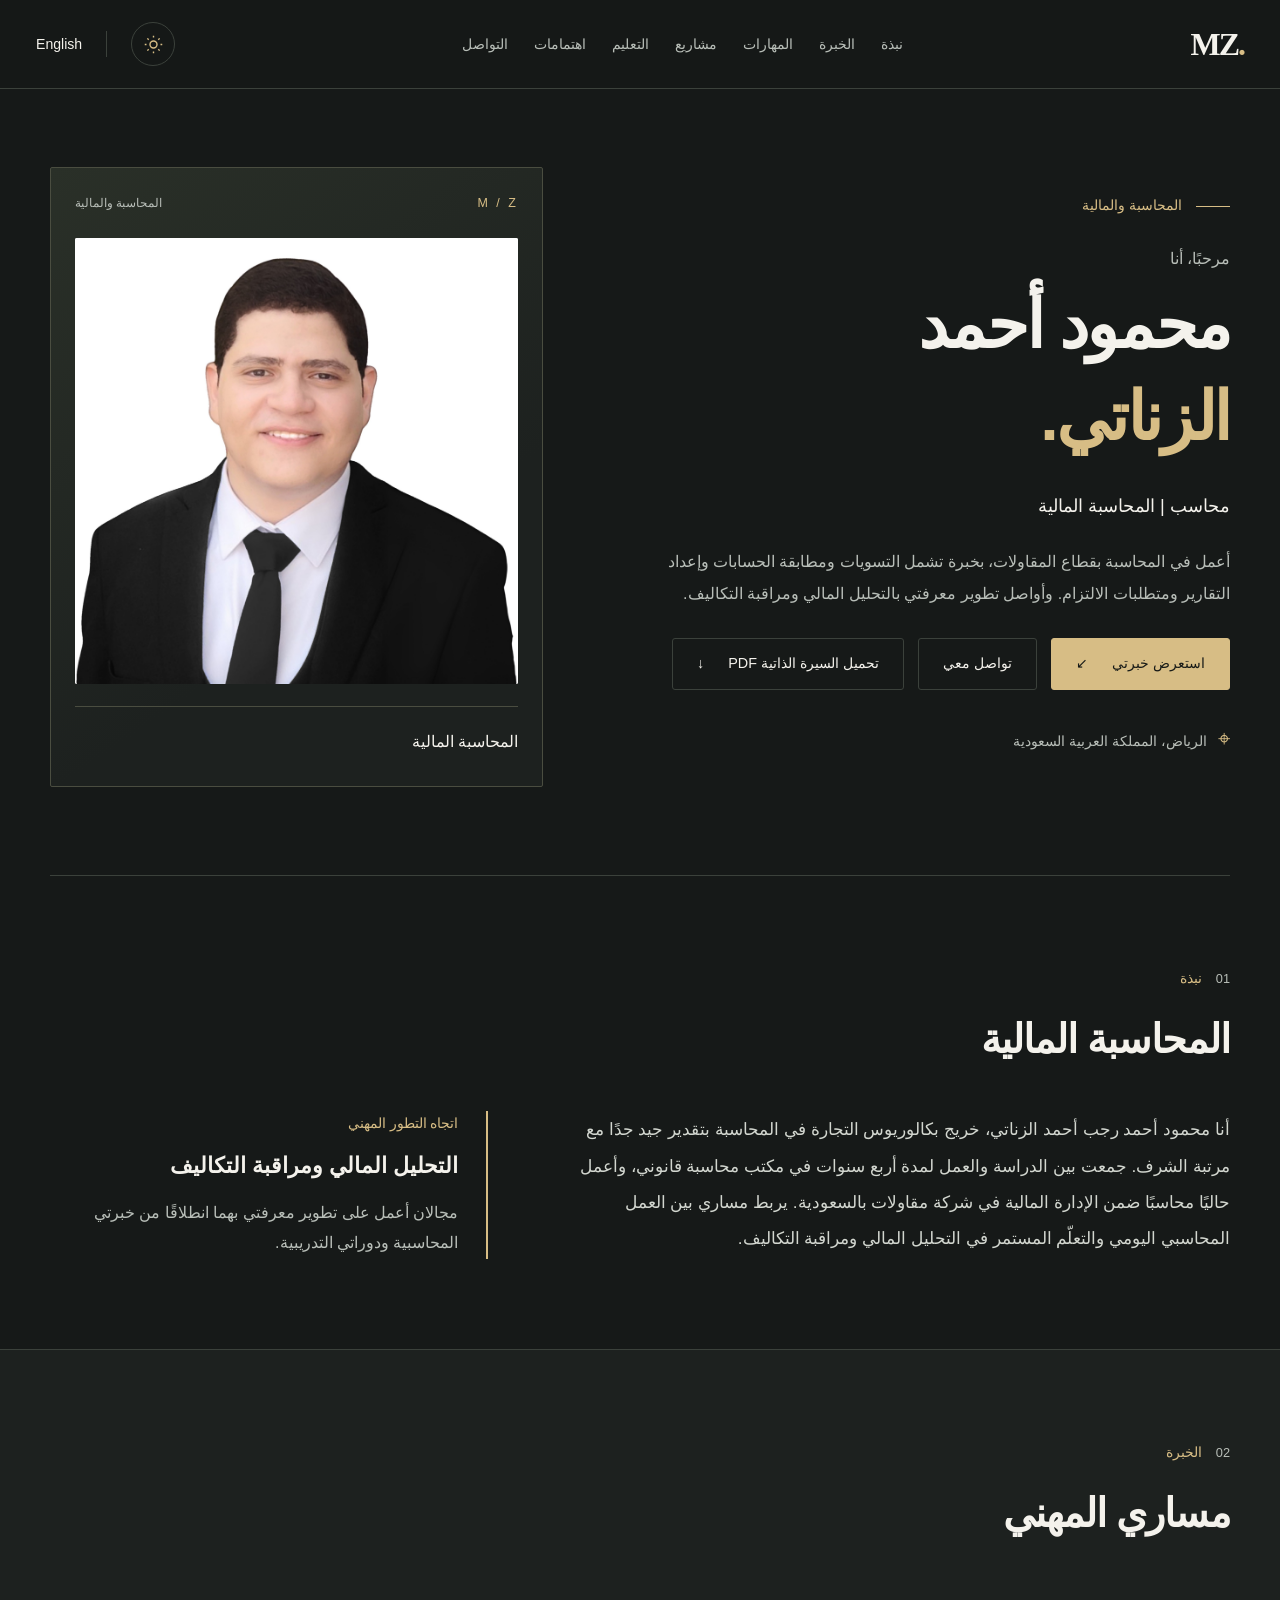
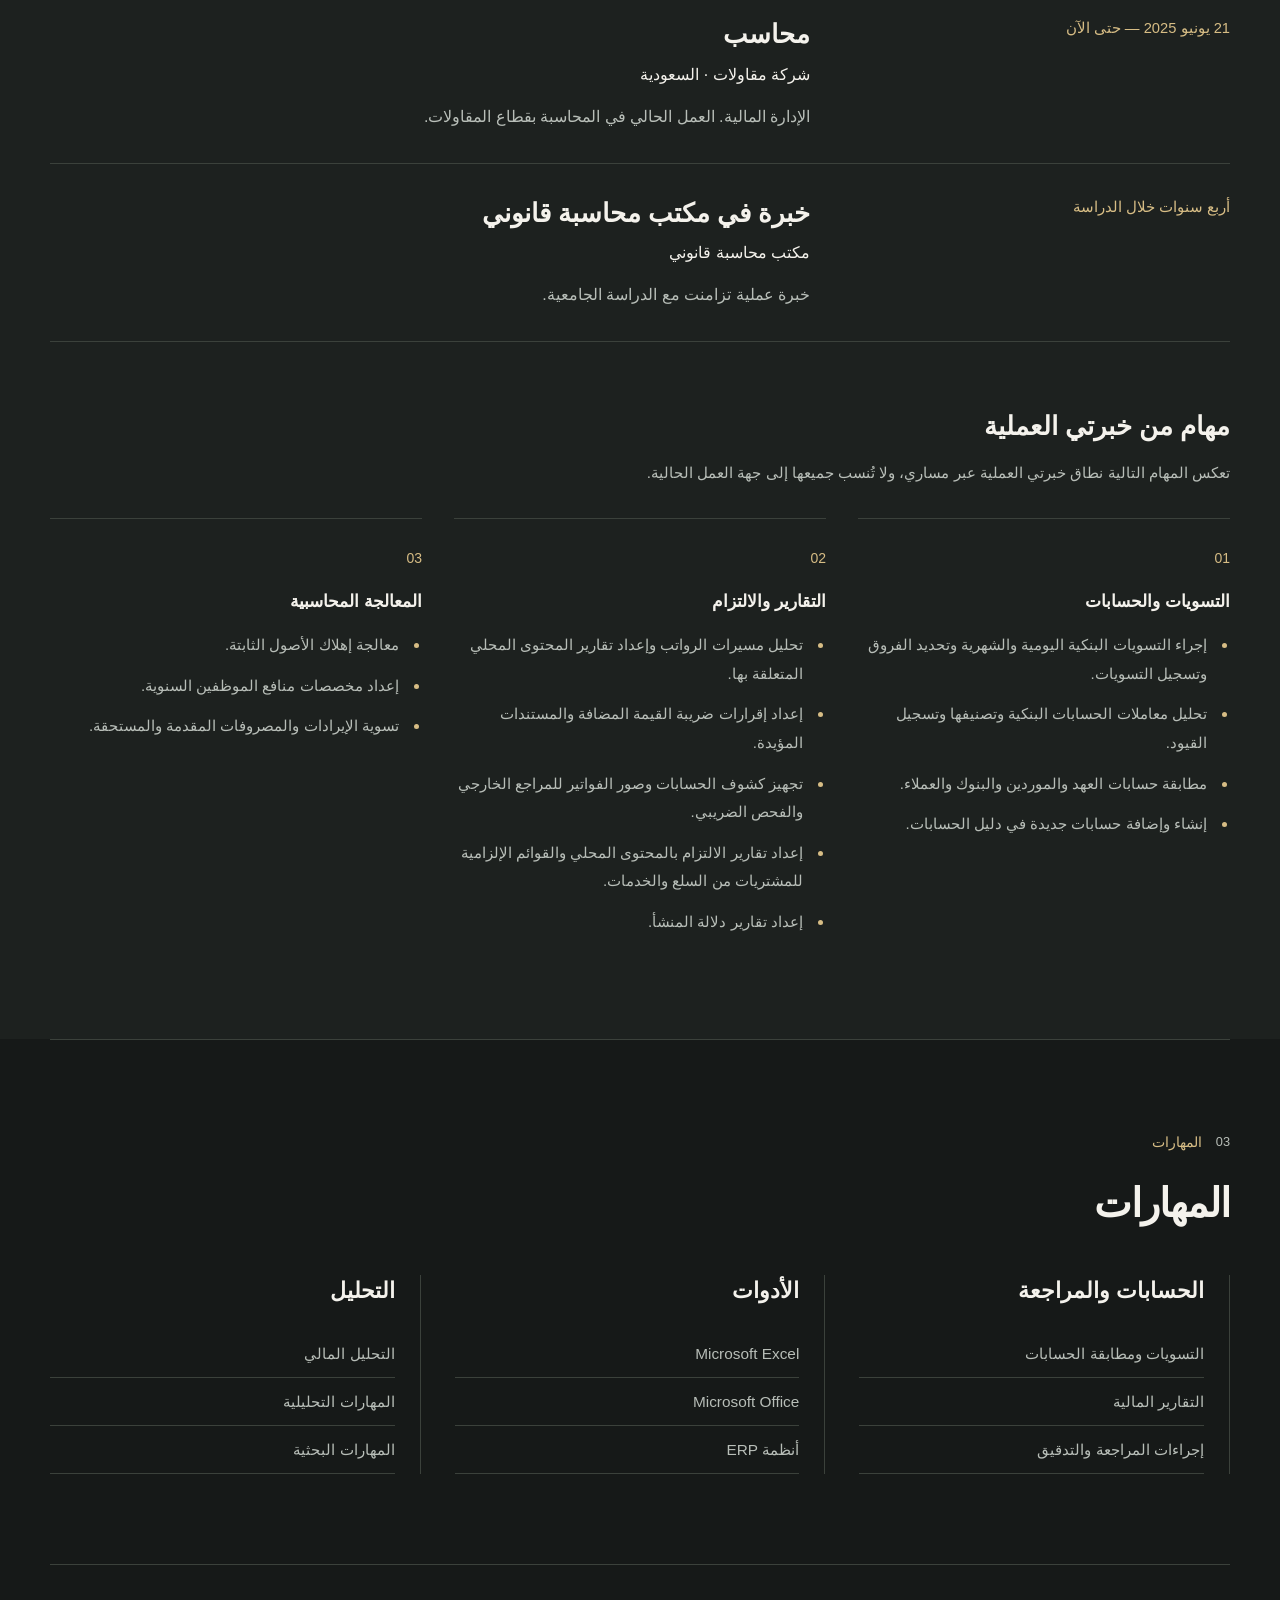
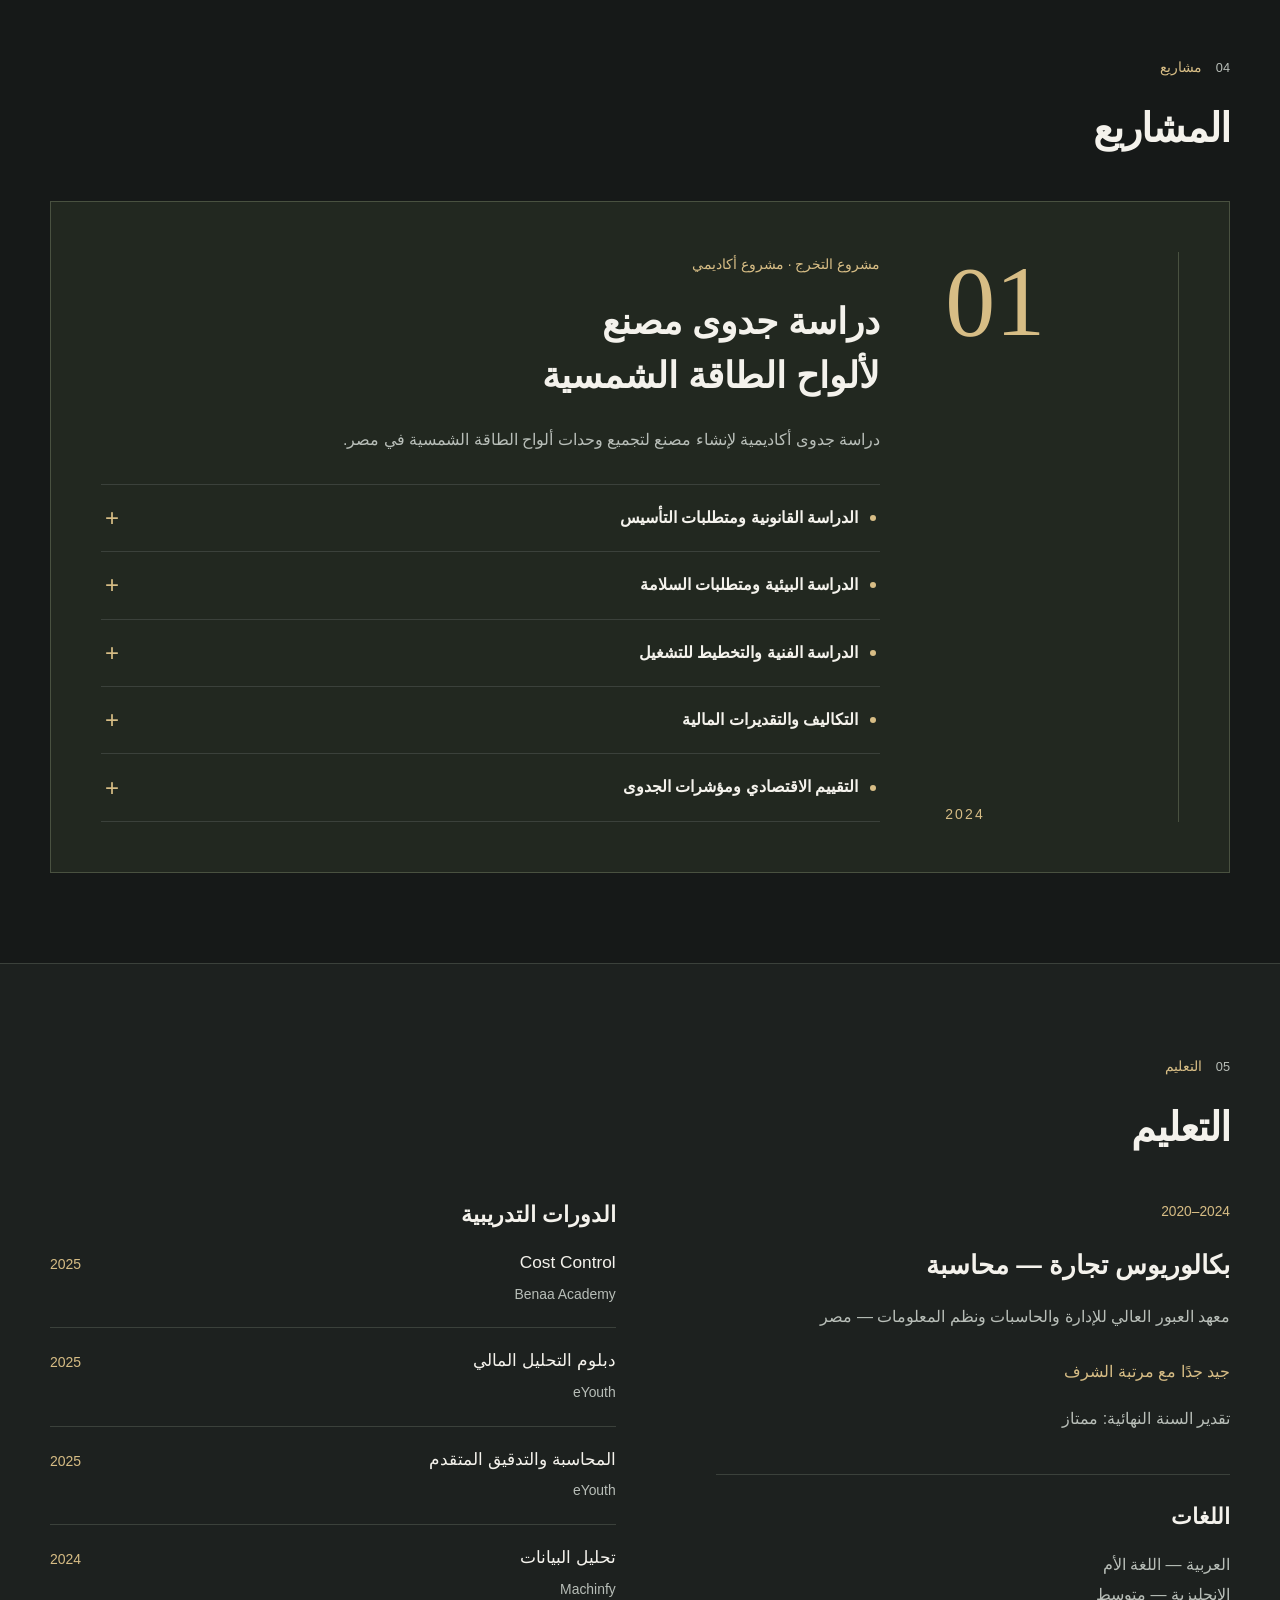
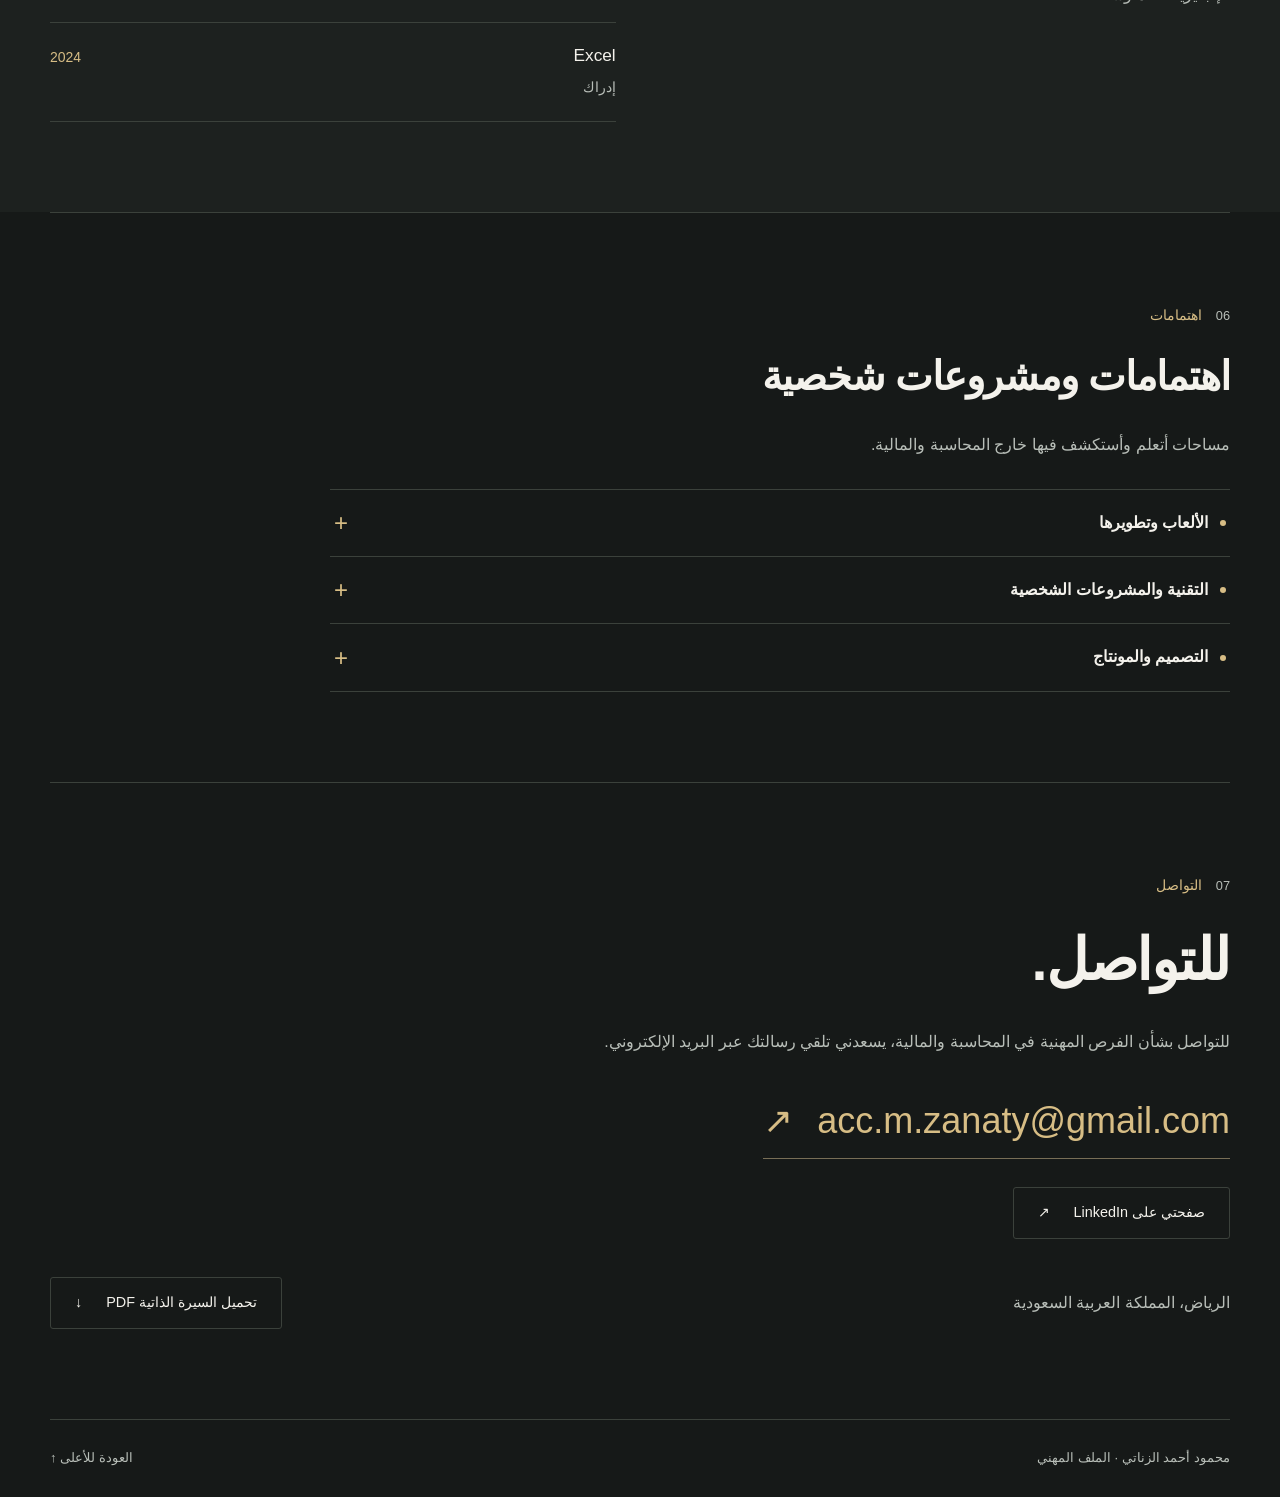
<file: index.html>
<!doctype html>
<html lang="ar" dir="rtl">
<head>
<meta charset="utf-8"><meta name="viewport" content="width=device-width, initial-scale=1">
<title>محمود أحمد الزناتي — محاسب | المحاسبة المالية</title>
<meta name="description" content="الملف المهني لمحمود أحمد الزناتي.">
<meta name="theme-color" content="#161918">
<meta property="og:type" content="website"><meta property="og:title" content="محمود أحمد الزناتي — محاسب | المحاسبة المالية">
<meta property="og:description" content="الملف المهني لمحمود أحمد الزناتي."><meta property="og:locale" content="ar_SA">
<link rel="alternate" hreflang="ar" href="./index.html"><link rel="alternate" hreflang="en" href="./en.html"><link rel="alternate" hreflang="x-default" href="./index.html">
<link rel="icon" href="./assets/favicon.svg" type="image/svg+xml">
<script src="./assets/theme.js"></script>
<link rel="stylesheet" href="./assets/style.css"><script src="./assets/app.js" defer></script>
</head>
<body id="top">
<a class="skip" href="#main">تجاوز إلى المحتوى</a>
<header class="header"><div class="header-inner">
<a class="brand" href="#top" aria-label="محمود أحمد الزناتي"><span class="brand-mark" aria-hidden="true">MZ<span>.</span></span></a>
<nav class="desktop-nav" aria-label="التنقل الرئيسي"><a href="#about">نبذة</a><a href="#experience">الخبرة</a><a href="#skills">المهارات</a><a href="#project">مشاريع</a><a href="#education">التعليم</a><a href="#interests">اهتمامات</a><a href="#contact">التواصل</a></nav>
<div class="header-actions"><button class="theme-toggle" type="button" hidden data-light-label="تفعيل الوضع الفاتح" data-dark-label="تفعيل الوضع الداكن" aria-label="تفعيل الوضع الفاتح"><svg class="sun" viewBox="0 0 24 24" fill="none" stroke="currentColor" stroke-width="1.6" aria-hidden="true"><circle cx="12" cy="12" r="4"/><path d="M12 2v2m0 16v2M2 12h2m16 0h2M5 5l1.5 1.5m11 11L19 19M5 19l1.5-1.5m11-11L19 5"/></svg><svg class="moon" viewBox="0 0 24 24" fill="none" stroke="currentColor" stroke-width="1.6" aria-hidden="true"><path d="M20 15.5A9 9 0 0 1 8.5 4a9 9 0 1 0 11.5 11.5Z"/></svg></button><a class="language" href="./en.html" lang="en" hreflang="en" data-language="en">English</a>
<details class="mobile-menu"><summary>القائمة<span aria-hidden="true"> ☰</span></summary><nav aria-label="التنقل الرئيسي"><a href="#about">نبذة</a><a href="#experience">الخبرة</a><a href="#skills">المهارات</a><a href="#project">مشاريع</a><a href="#education">التعليم</a><a href="#interests">اهتمامات</a><a href="#contact">التواصل</a></nav></details></div>
</div></header>
<main id="main" tabindex="-1">
<section class="hero container" aria-labelledby="hero-title">
<div class="hero-copy"><p class="eyebrow"><span class="short-rule"></span>المحاسبة والمالية</p><p class="hello">مرحبًا، أنا</p>
<h1 id="hero-title">محمود أحمد<br><span>الزناتي.</span></h1><p class="role">محاسب | المحاسبة المالية</p><p class="direction"> </p><p class="hero-summary">أعمل في المحاسبة بقطاع المقاولات، بخبرة تشمل التسويات ومطابقة الحسابات وإعداد التقارير ومتطلبات الالتزام. وأواصل تطوير معرفتي بالتحليل المالي ومراقبة التكاليف.</p>
<div class="actions"><a class="button primary" href="#experience">استعرض خبرتي<span aria-hidden="true">↙</span></a><a class="button secondary" href="#contact">تواصل معي</a><a class="button secondary print-button hero-cv" href="./assets/cv/Mahmoud-El-Zanaty-CV-AR.pdf" download="General-Accountant-Mahmoud-El-Zanaty-CV-AR.pdf">تحميل السيرة الذاتية PDF<span aria-hidden="true">↓</span></a></div>
<p class="location"><span aria-hidden="true">⌖</span> الرياض، المملكة العربية السعودية</p></div>
<div class="identity-panel portrait-panel"><div class="panel-top"><span dir="ltr">M / Z</span><span>المحاسبة والمالية</span></div><img class="portrait" src="./assets/portrait.svg" width="2032" height="2047" alt="محمود أحمد الزناتي" fetchpriority="high" decoding="async"><div class="panel-bottom"><p>المحاسبة المالية</p><span> </span></div></div>
</section>
<section id="about" class="section container">
<div class="section-heading"><p class="eyebrow"><span>01</span> نبذة</p><h2>المحاسبة المالية<br></h2></div><div class="about-grid"><p class="lead">أنا محمود أحمد رجب أحمد الزناتي، خريج بكالوريوس التجارة في المحاسبة بتقدير جيد جدًا مع مرتبة الشرف. جمعت بين الدراسة والعمل لمدة أربع سنوات في مكتب محاسبة قانوني، وأعمل حاليًا محاسبًا ضمن الإدارة المالية في شركة مقاولات بالسعودية. يربط مساري بين العمل المحاسبي اليومي والتعلّم المستمر في التحليل المالي ومراقبة التكاليف.</p><aside class="focus-panel"><p class="eyebrow">اتجاه التطور المهني</p><h3>التحليل المالي ومراقبة التكاليف</h3><p>مجالان أعمل على تطوير معرفتي بهما انطلاقًا من خبرتي المحاسبية ودوراتي التدريبية.</p></aside></div>
</section>
<section id="experience" class="section section-tinted"><div class="container">
<div class="section-heading"><p class="eyebrow"><span>02</span> الخبرة</p><h2>مساري المهني</h2></div><div class="timeline">
<article class="timeline-item"><p class="period">21 يونيو 2025 — حتى الآن</p><div><h3>محاسب</h3><p class="company">شركة مقاولات · السعودية</p><p>الإدارة المالية. العمل الحالي في المحاسبة بقطاع المقاولات.</p></div></article>
<article class="timeline-item"><p class="period">أربع سنوات خلال الدراسة</p><div><h3>خبرة في مكتب محاسبة قانوني</h3><p class="company">مكتب محاسبة قانوني</p><p>خبرة عملية تزامنت مع الدراسة الجامعية.</p></div></article>
</div><div class="duties-intro"><h3>مهام من خبرتي العملية</h3><p>تعكس المهام التالية نطاق خبرتي العملية عبر مساري، ولا تُنسب جميعها إلى جهة العمل الحالية.</p></div><div class="duties-grid"><article class="duty"><span class="item-number" aria-hidden="true">01</span><h4>التسويات والحسابات</h4><ul><li>إجراء التسويات البنكية اليومية والشهرية وتحديد الفروق وتسجيل التسويات.</li><li>تحليل معاملات الحسابات البنكية وتصنيفها وتسجيل القيود.</li><li>مطابقة حسابات العهد والموردين والبنوك والعملاء.</li><li>إنشاء وإضافة حسابات جديدة في دليل الحسابات.</li></ul></article><article class="duty"><span class="item-number" aria-hidden="true">02</span><h4>التقارير والالتزام</h4><ul><li>تحليل مسيرات الرواتب وإعداد تقارير المحتوى المحلي المتعلقة بها.</li><li>إعداد إقرارات ضريبة القيمة المضافة والمستندات المؤيدة.</li><li>تجهيز كشوف الحسابات وصور الفواتير للمراجع الخارجي والفحص الضريبي.</li><li>إعداد تقارير الالتزام بالمحتوى المحلي والقوائم الإلزامية للمشتريات من السلع والخدمات.</li><li>إعداد تقارير دلالة المنشأ.</li></ul></article><article class="duty"><span class="item-number" aria-hidden="true">03</span><h4>المعالجة المحاسبية</h4><ul><li>معالجة إهلاك الأصول الثابتة.</li><li>إعداد مخصصات منافع الموظفين السنوية.</li><li>تسوية الإيرادات والمصروفات المقدمة والمستحقة.</li></ul></article></div></div>
</section>
<section id="skills" class="section container"><div class="section-heading"><p class="eyebrow"><span>03</span> المهارات</p><h2>المهارات</h2></div><div class="skills-grid"><article class="skill"><h3>الحسابات والمراجعة</h3><ul><li>التسويات ومطابقة الحسابات</li><li>التقارير المالية</li><li>إجراءات المراجعة والتدقيق</li></ul></article><article class="skill"><h3>الأدوات</h3><ul><li>Microsoft Excel</li><li>Microsoft Office</li><li>أنظمة ERP</li></ul></article><article class="skill"><h3>التحليل</h3><ul><li>التحليل المالي</li><li>المهارات التحليلية</li><li>المهارات البحثية</li></ul></article></div></section>
<section id="project" class="section container"><div class="section-heading"><p class="eyebrow"><span>04</span> مشاريع</p><h2>المشاريع</h2></div><article class="project-card"><div class="project-index" aria-hidden="true">01<span>2024</span></div><div class="project-copy"><p class="eyebrow">مشروع التخرج · مشروع أكاديمي</p><h3>دراسة جدوى مصنع<br>لألواح الطاقة الشمسية</h3><p>دراسة جدوى أكاديمية لإنشاء مصنع لتجميع وحدات ألواح الطاقة الشمسية في مصر.</p><div class="project-topics"><details class="project-topic"><summary><span>الدراسة القانونية ومتطلبات التأسيس</span></summary><p>بحثت الأشكال القانونية للمشروع وإجراءات تأسيس الشركة والتراخيص الصناعية، وجمعت متطلبات الامتثال وقدّرت الرسوم والتكاليف والمدد المرتبطة بالتأسيس، ضمن الإطار الأكاديمي للدراسة.</p></details><details class="project-topic"><summary><span>الدراسة البيئية ومتطلبات السلامة</span></summary><p>درست تصنيف النشاط وآثاره البيئية المحتملة، وحددت إجراءات التعامل مع المخلفات والسلامة داخل المصنع. أعددت تقديرات لتكاليف معدات الوقاية والتوافق البيئي، وربطتها باحتياجات المشروع.</p></details><details class="project-topic"><summary><span>الدراسة الفنية والتخطيط للتشغيل</span></summary><p>درست الموقع المقترح ومراحل تجميع الألواح، وحددت احتياجات المشروع من الآلات والمعدات والمواد الخام والأثاث ووسائل النقل. تناولت كذلك العمالة المطلوبة وحجم الإنتاج والطاقة الإنتاجية المقترحة.</p></details><details class="project-topic"><summary><span>التكاليف والتقديرات المالية</span></summary><p>أعددت تقديرات التكاليف الاستثمارية والتشغيلية، بما يشمل المعدات والتأسيس والإيجار والمرافق والمصروفات الإدارية. نظمت جداول الأصول والإهلاك، وتناولت التمويل والإيرادات المتوقعة، وأعددت قائمة دخل تقديرية لثلاث سنوات.</p></details><details class="project-topic"><summary><span>التقييم الاقتصادي ومؤشرات الجدوى</span></summary><p>تناولت فترة الاسترداد والعائد على الاستثمار وصافي القيمة الحالية ومعدل العائد الداخلي، وصغت التوصيات في ضوء افتراضات الدراسة. هذه تحليلات أكاديمية لمشروع مقترح وليست أرباحًا أو نتائج تشغيل حققتها فعليًا.</p></details></div></div></article></section>
<section id="education" class="section section-tinted"><div class="container"><div class="section-heading"><p class="eyebrow"><span>05</span> التعليم</p><h2>التعليم</h2></div><div class="education-grid"><div><article class="degree"><p class="eyebrow"><bdi>2020–2024</bdi></p><h3>بكالوريوس تجارة — محاسبة</h3><p>معهد العبور العالي للإدارة والحاسبات ونظم المعلومات — مصر</p><p class="grade">جيد جدًا مع مرتبة الشرف</p><p>تقدير السنة النهائية: ممتاز</p></article><div class="languages"><h3>اللغات</h3><ul><li>العربية — اللغة الأم</li><li>الإنجليزية — متوسط</li></ul></div></div><div class="courses"><h3>الدورات التدريبية</h3><ul><li><div><h4>Cost Control</h4><p>Benaa Academy</p></div><time datetime="2025">2025</time></li><li><div><h4>دبلوم التحليل المالي</h4><p>eYouth</p></div><time datetime="2025">2025</time></li><li><div><h4>المحاسبة والتدقيق المتقدم</h4><p>eYouth</p></div><time datetime="2025">2025</time></li><li><div><h4>تحليل البيانات</h4><p>Machinfy</p></div><time datetime="2024">2024</time></li><li><div><h4>Excel</h4><p>إدراك</p></div><time datetime="2024">2024</time></li></ul></div></div></div></section>
<section id="interests" class="section container"><div class="interests-content"><div class="section-heading"><p class="eyebrow"><span>06</span> اهتمامات</p><h2>اهتمامات ومشروعات شخصية</h2></div><p>مساحات أتعلم وأستكشف فيها خارج المحاسبة والمالية.</p><div class="project-topics"><details class="project-topic"><summary><span>الألعاب وتطويرها</span></summary><p>أحب ألعاب الفيديو والتعديل عليها وصناعة المودات، وأطمح إلى تطوير لعبتي الخاصة. يهمني استكشاف كيفية بناء تجربة اللعب والجمع بين الأفكار الإبداعية والجوانب التقنية.</p></details><details class="project-topic"><summary><span>التقنية والمشروعات الشخصية</span></summary><p>أهتم باستكشاف التقنية وتجربة الأدوات الرقمية، وأستمتع بالتعلّم من خلال التجربة وتطوير الأفكار الشخصية وحل المشكلات التي تظهر أثناء العمل عليها.</p></details><details class="project-topic"><summary><span>التصميم والمونتاج</span></summary><p>أهتم بالتصميم باستخدام Adobe Photoshop وAdobe Illustrator، إلى جانب تحرير الفيديو والمونتاج. أستمتع باستكشاف طرق التعبير عن الأفكار بصريًا وتطوير معرفتي بأدوات التصميم والفيديو.</p></details></div></div></section>
<section id="contact" class="section container contact"><div class="section-heading"><p class="eyebrow"><span>07</span> التواصل</p><h2>للتواصل.</h2></div><p>للتواصل بشأن الفرص المهنية في المحاسبة والمالية، يسعدني تلقي رسالتك عبر البريد الإلكتروني.</p><a class="email-link" href="mailto:acc.m.zanaty@gmail.com" aria-label="راسلني عبر البريد: acc.m.zanaty@gmail.com"><bdi>acc.m.zanaty@gmail.com</bdi><span aria-hidden="true">↗</span></a><div class="actions professional-links"><a class="button secondary" href="https://www.linkedin.com/in/zanaty-mahmoud-m7z001" target="_blank" rel="noopener noreferrer">صفحتي على LinkedIn<span aria-hidden="true">↗</span></a></div><div class="contact-bottom"><p>الرياض، المملكة العربية السعودية</p><a class="button secondary print-button" href="./assets/cv/Mahmoud-El-Zanaty-CV-AR.pdf" download="General-Accountant-Mahmoud-El-Zanaty-CV-AR.pdf">تحميل السيرة الذاتية PDF<span aria-hidden="true">↓</span></a></div></section>
</main><footer class="container footer"><p>محمود أحمد الزناتي · الملف المهني</p><a href="#top">العودة للأعلى ↑</a></footer>
</body></html>
</file>
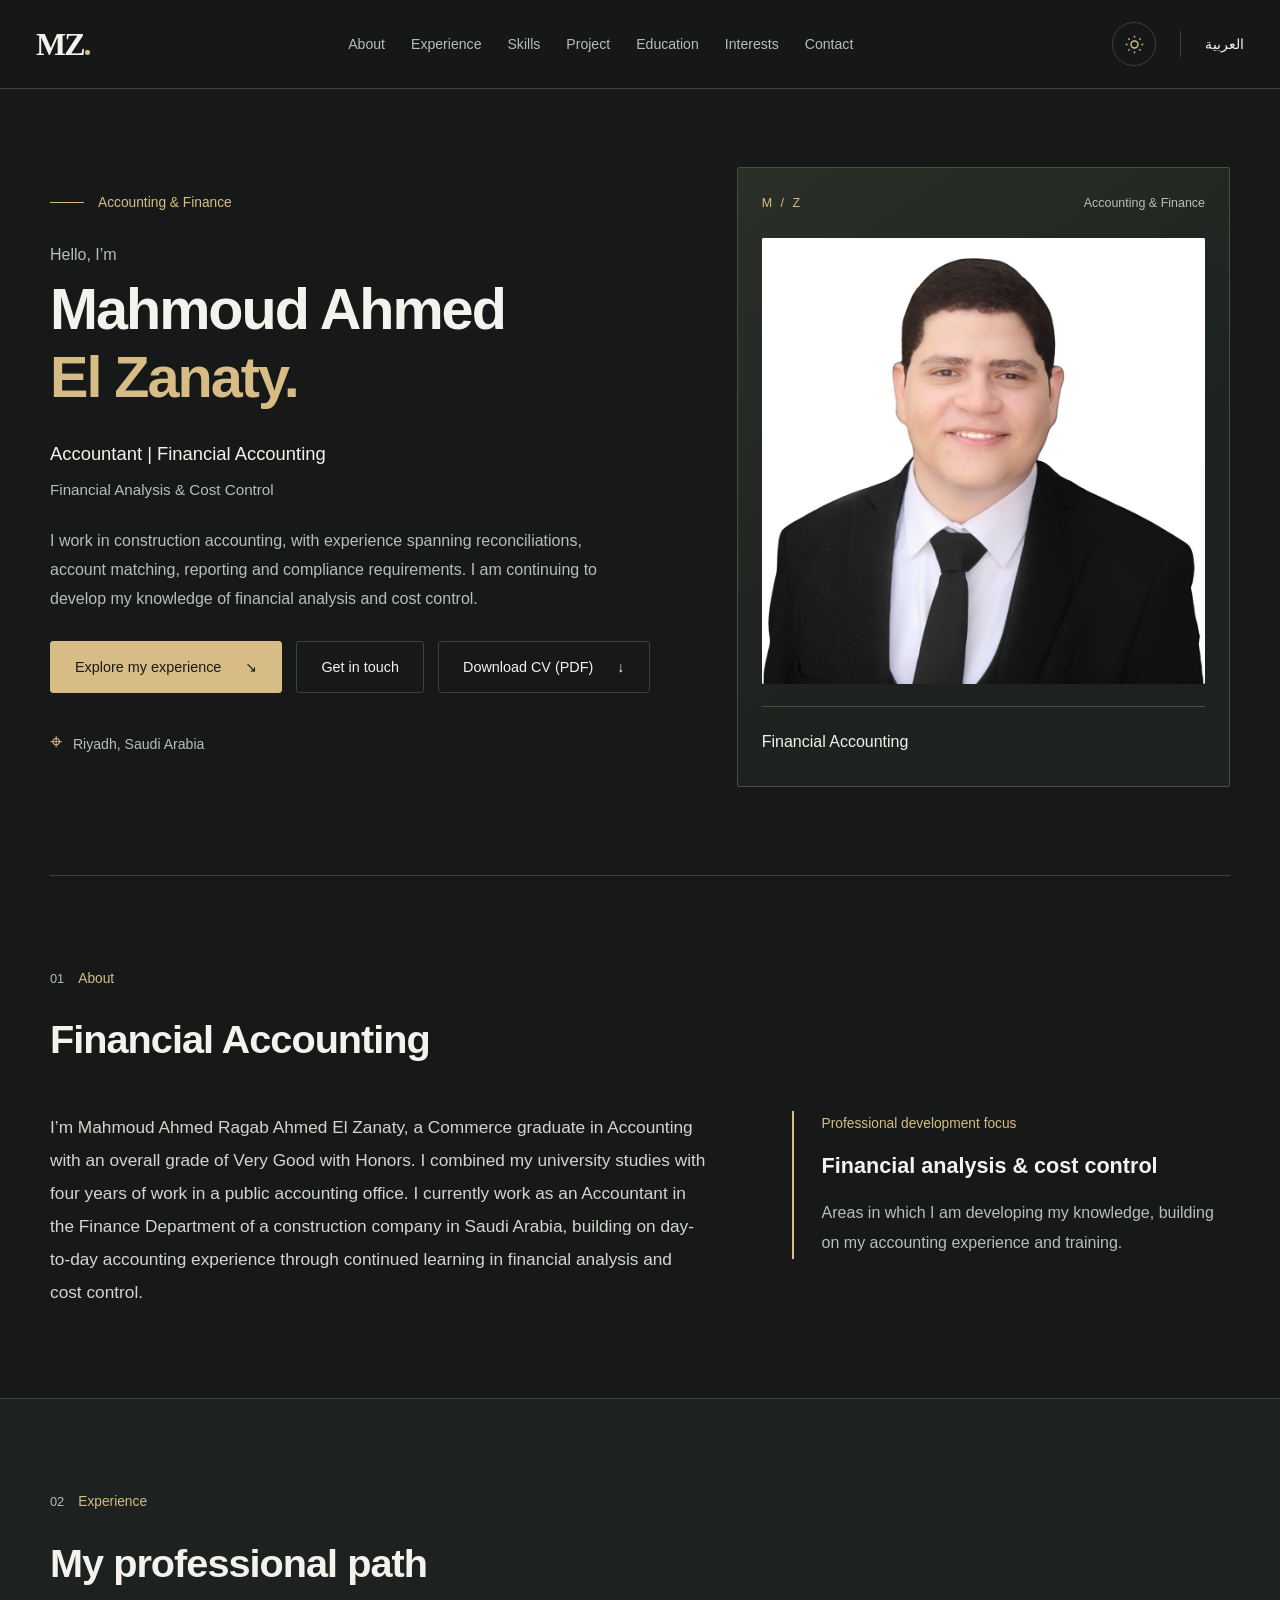
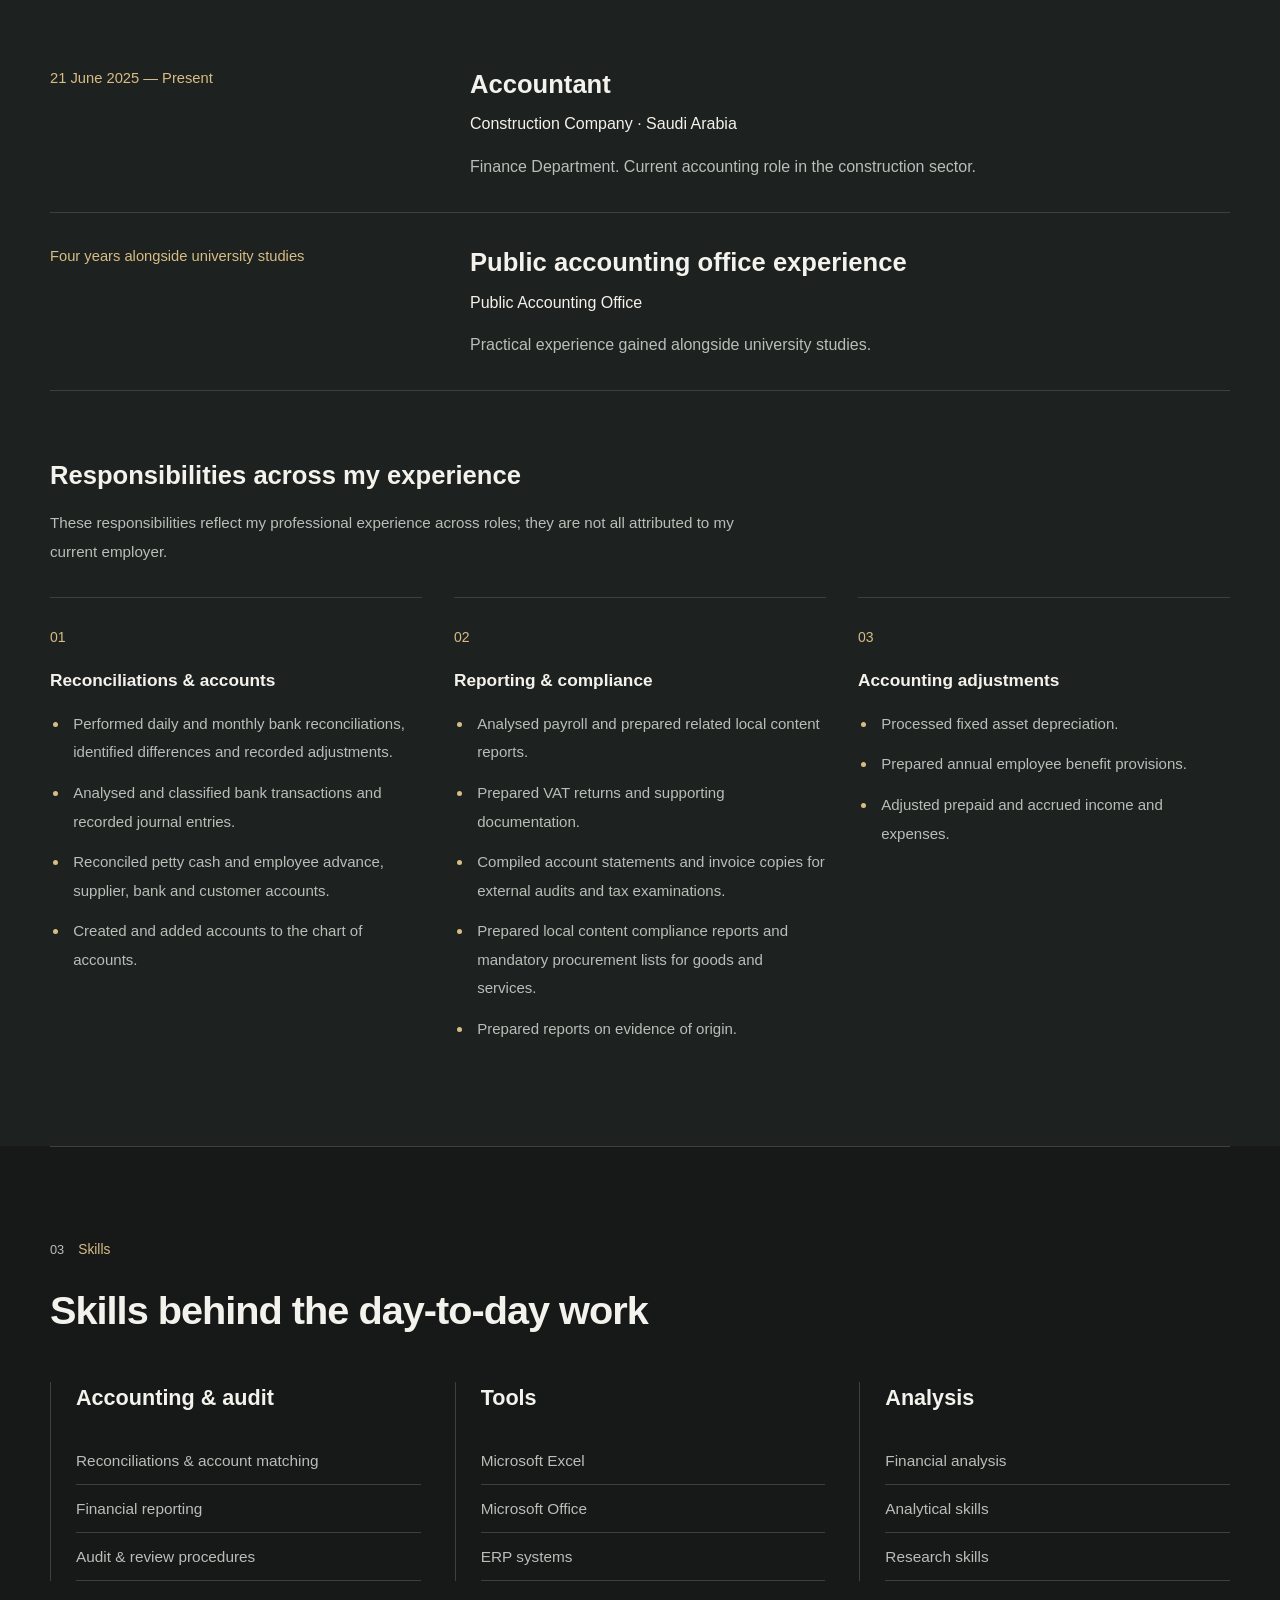
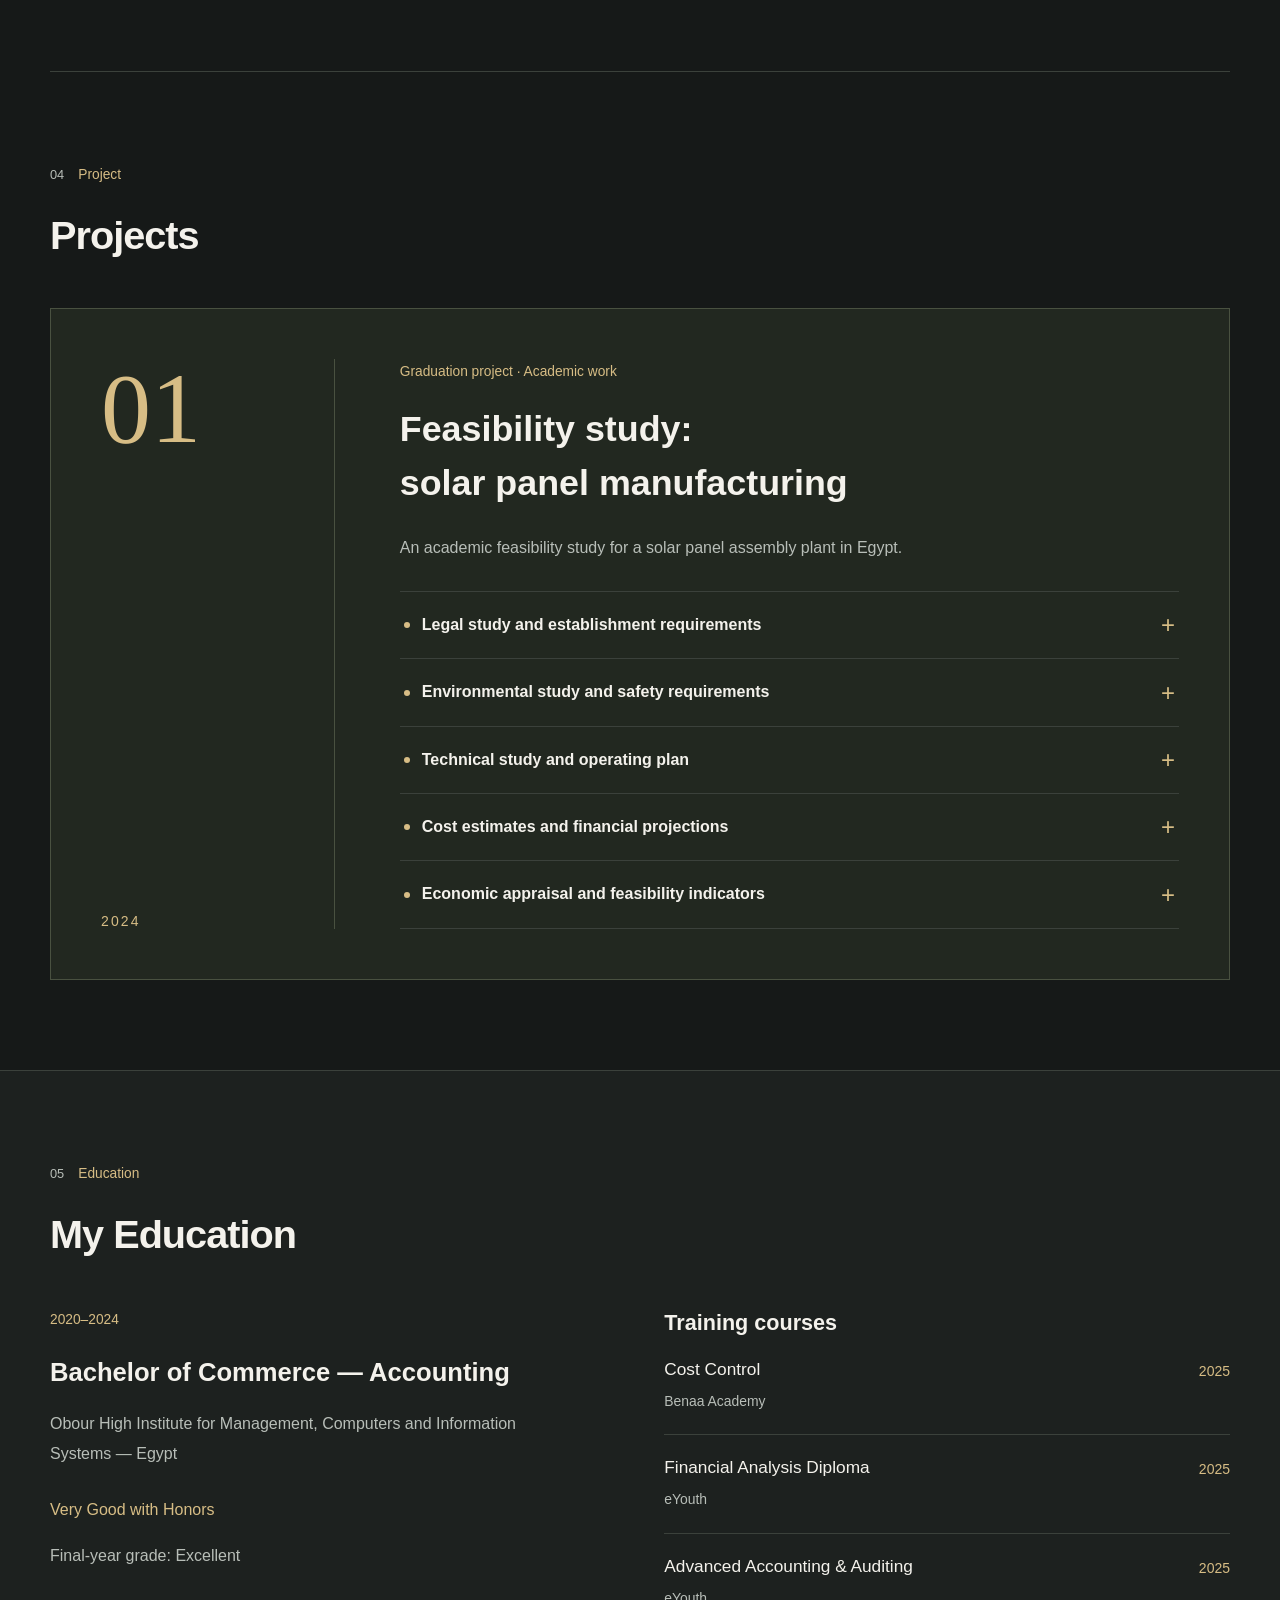
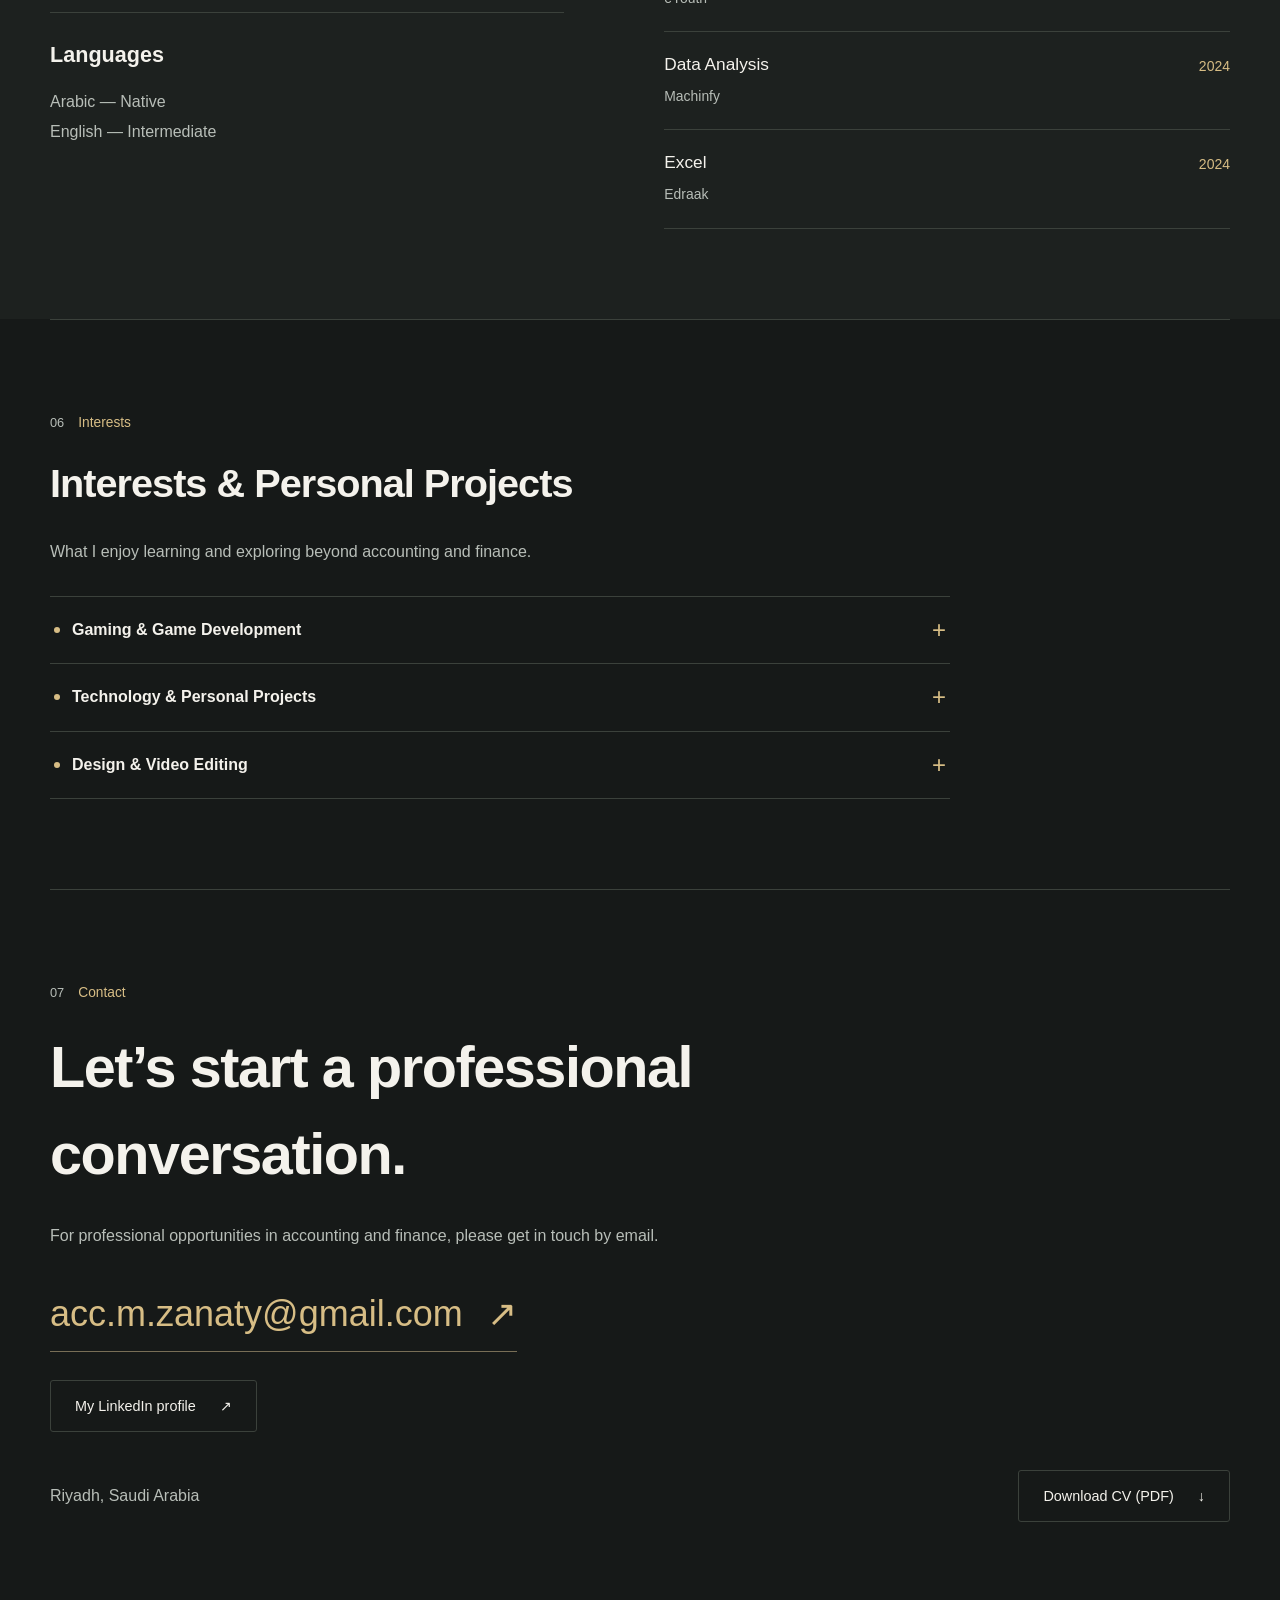
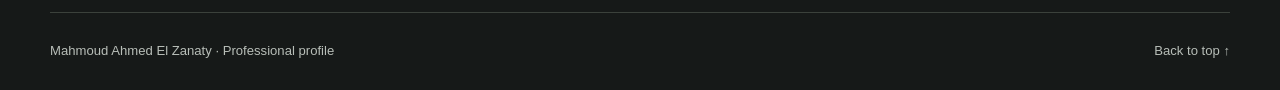
<file: en.html>
<!doctype html>
<html lang="en" dir="ltr">
<head>
<meta charset="utf-8"><meta name="viewport" content="width=device-width, initial-scale=1">
<title>Mahmoud Ahmed El Zanaty — Accountant | Financial Accounting</title>
<meta name="description" content="Professional profile of Mahmoud Ahmed El Zanaty, a construction-sector accountant in Riyadh with experience in reconciliations, reporting and compliance, and an interest in financial analysis and cost control.">
<meta name="theme-color" content="#161918">
<meta property="og:type" content="website"><meta property="og:title" content="Mahmoud Ahmed El Zanaty — Accountant | Financial Accounting">
<meta property="og:description" content="Professional profile of Mahmoud Ahmed El Zanaty, a construction-sector accountant in Riyadh with experience in reconciliations, reporting and compliance, and an interest in financial analysis and cost control."><meta property="og:locale" content="en_US">
<link rel="alternate" hreflang="ar" href="./index.html"><link rel="alternate" hreflang="en" href="./en.html"><link rel="alternate" hreflang="x-default" href="./index.html">
<link rel="icon" href="./assets/favicon.svg" type="image/svg+xml">
<script src="./assets/theme.js"></script>
<link rel="stylesheet" href="./assets/style.css"><script src="./assets/app.js" defer></script>
</head>
<body id="top">
<a class="skip" href="#main">Skip to content</a>
<header class="header"><div class="header-inner">
<a class="brand" href="#top" aria-label="Mahmoud Ahmed El Zanaty"><span class="brand-mark" aria-hidden="true">MZ<span>.</span></span></a>
<nav class="desktop-nav" aria-label="Main navigation"><a href="#about">About</a><a href="#experience">Experience</a><a href="#skills">Skills</a><a href="#project">Project</a><a href="#education">Education</a><a href="#interests">Interests</a><a href="#contact">Contact</a></nav>
<div class="header-actions"><button class="theme-toggle" type="button" hidden data-light-label="Switch to light mode" data-dark-label="Switch to dark mode" aria-label="Switch to light mode"><svg class="sun" viewBox="0 0 24 24" fill="none" stroke="currentColor" stroke-width="1.6" aria-hidden="true"><circle cx="12" cy="12" r="4"/><path d="M12 2v2m0 16v2M2 12h2m16 0h2M5 5l1.5 1.5m11 11L19 19M5 19l1.5-1.5m11-11L19 5"/></svg><svg class="moon" viewBox="0 0 24 24" fill="none" stroke="currentColor" stroke-width="1.6" aria-hidden="true"><path d="M20 15.5A9 9 0 0 1 8.5 4a9 9 0 1 0 11.5 11.5Z"/></svg></button><a class="language" href="./index.html" lang="ar" hreflang="ar" data-language="ar">العربية</a>
<details class="mobile-menu"><summary>Menu<span aria-hidden="true"> ☰</span></summary><nav aria-label="Main navigation"><a href="#about">About</a><a href="#experience">Experience</a><a href="#skills">Skills</a><a href="#project">Project</a><a href="#education">Education</a><a href="#interests">Interests</a><a href="#contact">Contact</a></nav></details></div>
</div></header>
<main id="main" tabindex="-1">
<section class="hero container" aria-labelledby="hero-title">
<div class="hero-copy"><p class="eyebrow"><span class="short-rule"></span>Accounting &amp; Finance</p><p class="hello">Hello, I’m</p>
<h1 id="hero-title">Mahmoud Ahmed<br><span>El Zanaty.</span></h1><p class="role">Accountant | Financial Accounting</p><p class="direction">Financial Analysis &amp; Cost Control</p><p class="hero-summary">I work in construction accounting, with experience spanning reconciliations, account matching, reporting and compliance requirements. I am continuing to develop my knowledge of financial analysis and cost control.</p>
<div class="actions"><a class="button primary" href="#experience">Explore my experience<span aria-hidden="true">↙</span></a><a class="button secondary" href="#contact">Get in touch</a><a class="button secondary print-button hero-cv" href="./assets/cv/Mahmoud-El-Zanaty-CV-EN.pdf" download="General-Accountant-Mahmoud-El-Zanaty-CV-EN.pdf">Download CV (PDF)<span aria-hidden="true">↓</span></a></div>
<p class="location"><span aria-hidden="true">⌖</span> Riyadh, Saudi Arabia</p></div>
<div class="identity-panel portrait-panel"><div class="panel-top"><span dir="ltr">M / Z</span><span>Accounting &amp; Finance</span></div><img class="portrait" src="./assets/portrait.svg" width="2032" height="2047" alt="Mahmoud Ahmed El Zanaty" fetchpriority="high" decoding="async"><div class="panel-bottom"><p>Financial Accounting</p><span> </span></div></div>
</section>
<section id="about" class="section container">
<div class="section-heading"><p class="eyebrow"><span>01</span> About</p><h2> Financial Accounting<br></h2></div><div class="about-grid"><p class="lead">I’m Mahmoud Ahmed Ragab Ahmed El Zanaty, a Commerce graduate in Accounting with an overall grade of Very Good with Honors. I combined my university studies with four years of work in a public accounting office. I currently work as an Accountant in the Finance Department of a construction company in Saudi Arabia, building on day-to-day accounting experience through continued learning in financial analysis and cost control.</p><aside class="focus-panel"><p class="eyebrow">Professional development focus</p><h3>Financial analysis &amp; cost control</h3><p>Areas in which I am developing my knowledge, building on my accounting experience and training.</p></aside></div>
</section>
<section id="experience" class="section section-tinted"><div class="container">
<div class="section-heading"><p class="eyebrow"><span>02</span> Experience</p><h2>My professional path</h2></div><div class="timeline">
<article class="timeline-item"><p class="period">21 June 2025 — Present</p><div><h3>Accountant</h3><p class="company">Construction Company · Saudi Arabia</p><p>Finance Department. Current accounting role in the construction sector.</p></div></article>
<article class="timeline-item"><p class="period">Four years alongside university studies</p><div><h3>Public accounting office experience</h3><p class="company">Public Accounting Office</p><p>Practical experience gained alongside university studies.</p></div></article>
</div><div class="duties-intro"><h3>Responsibilities across my experience</h3><p>These responsibilities reflect my professional experience across roles; they are not all attributed to my current employer.</p></div><div class="duties-grid"><article class="duty"><span class="item-number" aria-hidden="true">01</span><h4>Reconciliations &amp; accounts</h4><ul><li>Performed daily and monthly bank reconciliations, identified differences and recorded adjustments.</li><li>Analysed and classified bank transactions and recorded journal entries.</li><li>Reconciled petty cash and employee advance, supplier, bank and customer accounts.</li><li>Created and added accounts to the chart of accounts.</li></ul></article><article class="duty"><span class="item-number" aria-hidden="true">02</span><h4>Reporting &amp; compliance</h4><ul><li>Analysed payroll and prepared related local content reports.</li><li>Prepared VAT returns and supporting documentation.</li><li>Compiled account statements and invoice copies for external audits and tax examinations.</li><li>Prepared local content compliance reports and mandatory procurement lists for goods and services.</li><li>Prepared reports on evidence of origin.</li></ul></article><article class="duty"><span class="item-number" aria-hidden="true">03</span><h4>Accounting adjustments</h4><ul><li>Processed fixed asset depreciation.</li><li>Prepared annual employee benefit provisions.</li><li>Adjusted prepaid and accrued income and expenses.</li></ul></article></div></div>
</section>
<section id="skills" class="section container"><div class="section-heading"><p class="eyebrow"><span>03</span> Skills</p><h2>Skills behind the day-to-day work</h2></div><div class="skills-grid"><article class="skill"><h3>Accounting &amp; audit</h3><ul><li>Reconciliations &amp; account matching</li><li>Financial reporting</li><li>Audit &amp; review procedures</li></ul></article><article class="skill"><h3>Tools</h3><ul><li>Microsoft Excel</li><li>Microsoft Office</li><li>ERP systems</li></ul></article><article class="skill"><h3>Analysis</h3><ul><li>Financial analysis</li><li>Analytical skills</li><li>Research skills</li></ul></article></div></section>
<section id="project" class="section container"><div class="section-heading"><p class="eyebrow"><span>04</span> Project</p><h2>Projects</h2></div><article class="project-card"><div class="project-index" aria-hidden="true">01<span>2024</span></div><div class="project-copy"><p class="eyebrow">Graduation project · Academic work</p><h3>Feasibility study:<br>solar panel manufacturing</h3><p>An academic feasibility study for a solar panel assembly plant in Egypt.</p><div class="project-topics"><details class="project-topic"><summary><span>Legal study and establishment requirements</span></summary><p>I researched legal structures, company formation procedures and industrial licensing, compiled compliance requirements, and estimated incorporation fees, costs and timelines within the academic scope of the study.</p></details><details class="project-topic"><summary><span>Environmental study and safety requirements</span></summary><p>I examined the activity classification and potential environmental impacts, identified waste-handling and workplace safety measures, and estimated protective equipment and environmental compliance costs in relation to the project&#x27;s requirements.</p></details><details class="project-topic"><summary><span>Technical study and operating plan</span></summary><p>I studied the proposed location and panel assembly stages, identified machinery, equipment, raw materials, furniture and transport requirements, and considered staffing needs, proposed output and production capacity.</p></details><details class="project-topic"><summary><span>Cost estimates and financial projections</span></summary><p>I prepared capital and operating cost estimates covering equipment, incorporation, rent, utilities and administrative expenses. I organized asset and depreciation schedules, considered financing and projected revenue, and prepared a three-year projected income statement.</p></details><details class="project-topic"><summary><span>Economic appraisal and feasibility indicators</span></summary><p>I addressed payback period, return on investment, net present value and internal rate of return, and developed recommendations based on the study&#x27;s assumptions. These are academic analyses of a proposed project, not profits or operating results I achieved.</p></details></div></div></article></section>
<section id="education" class="section section-tinted"><div class="container"><div class="section-heading"><p class="eyebrow"><span>05</span> Education</p><h2>My Education</h2></div><div class="education-grid"><div><article class="degree"><p class="eyebrow"><bdi>2020–2024</bdi></p><h3>Bachelor of Commerce — Accounting</h3><p>Obour High Institute for Management, Computers and Information Systems — Egypt</p><p class="grade">Very Good with Honors</p><p>Final-year grade: Excellent</p></article><div class="languages"><h3>Languages</h3><ul><li>Arabic — Native</li><li>English — Intermediate</li></ul></div></div><div class="courses"><h3>Training courses</h3><ul><li><div><h4>Cost Control</h4><p>Benaa Academy</p></div><time datetime="2025">2025</time></li><li><div><h4>Financial Analysis Diploma</h4><p>eYouth</p></div><time datetime="2025">2025</time></li><li><div><h4>Advanced Accounting &amp; Auditing</h4><p>eYouth</p></div><time datetime="2025">2025</time></li><li><div><h4>Data Analysis</h4><p>Machinfy</p></div><time datetime="2024">2024</time></li><li><div><h4>Excel</h4><p>Edraak</p></div><time datetime="2024">2024</time></li></ul></div></div></div></section>
<section id="interests" class="section container"><div class="interests-content"><div class="section-heading"><p class="eyebrow"><span>06</span> Interests</p><h2>Interests &amp; Personal Projects</h2></div><p>What I enjoy learning and exploring beyond accounting and finance.</p><div class="project-topics"><details class="project-topic"><summary><span>Gaming &amp; Game Development</span></summary><p>I enjoy video games, modifying them and creating mods, and aspire to develop my own game. I am interested in exploring how gameplay experiences are built and how creative ideas come together with technical work.</p></details><details class="project-topic"><summary><span>Technology &amp; Personal Projects</span></summary><p>I enjoy exploring technology and trying digital tools. Personal projects give me a way to learn through experimentation, develop ideas and work through the problems I encounter along the way.</p></details><details class="project-topic"><summary><span>Design &amp; Video Editing</span></summary><p>I am interested in design with Adobe Photoshop and Adobe Illustrator, as well as video editing. I enjoy exploring ways to express ideas visually and developing my knowledge of design and video tools.</p></details></div></div></section>
<section id="contact" class="section container contact"><div class="section-heading"><p class="eyebrow"><span>07</span> Contact</p><h2>Let’s start a professional conversation.</h2></div><p>For professional opportunities in accounting and finance, please get in touch by email.</p><a class="email-link" href="mailto:acc.m.zanaty@gmail.com" aria-label="Email me: acc.m.zanaty@gmail.com"><bdi>acc.m.zanaty@gmail.com</bdi><span aria-hidden="true">↗</span></a><div class="actions professional-links"><a class="button secondary" href="https://www.linkedin.com/in/zanaty-mahmoud-m7z001" target="_blank" rel="noopener noreferrer">My LinkedIn profile<span aria-hidden="true">↗</span></a></div><div class="contact-bottom"><p>Riyadh, Saudi Arabia</p><a class="button secondary print-button" href="./assets/cv/Mahmoud-El-Zanaty-CV-EN.pdf" download="General-Accountant-Mahmoud-El-Zanaty-CV-EN.pdf">Download CV (PDF)<span aria-hidden="true">↓</span></a></div></section>
</main><footer class="container footer"><p>Mahmoud Ahmed El Zanaty · Professional profile</p><a href="#top">Back to top ↑</a></footer>
</body></html>
</file>
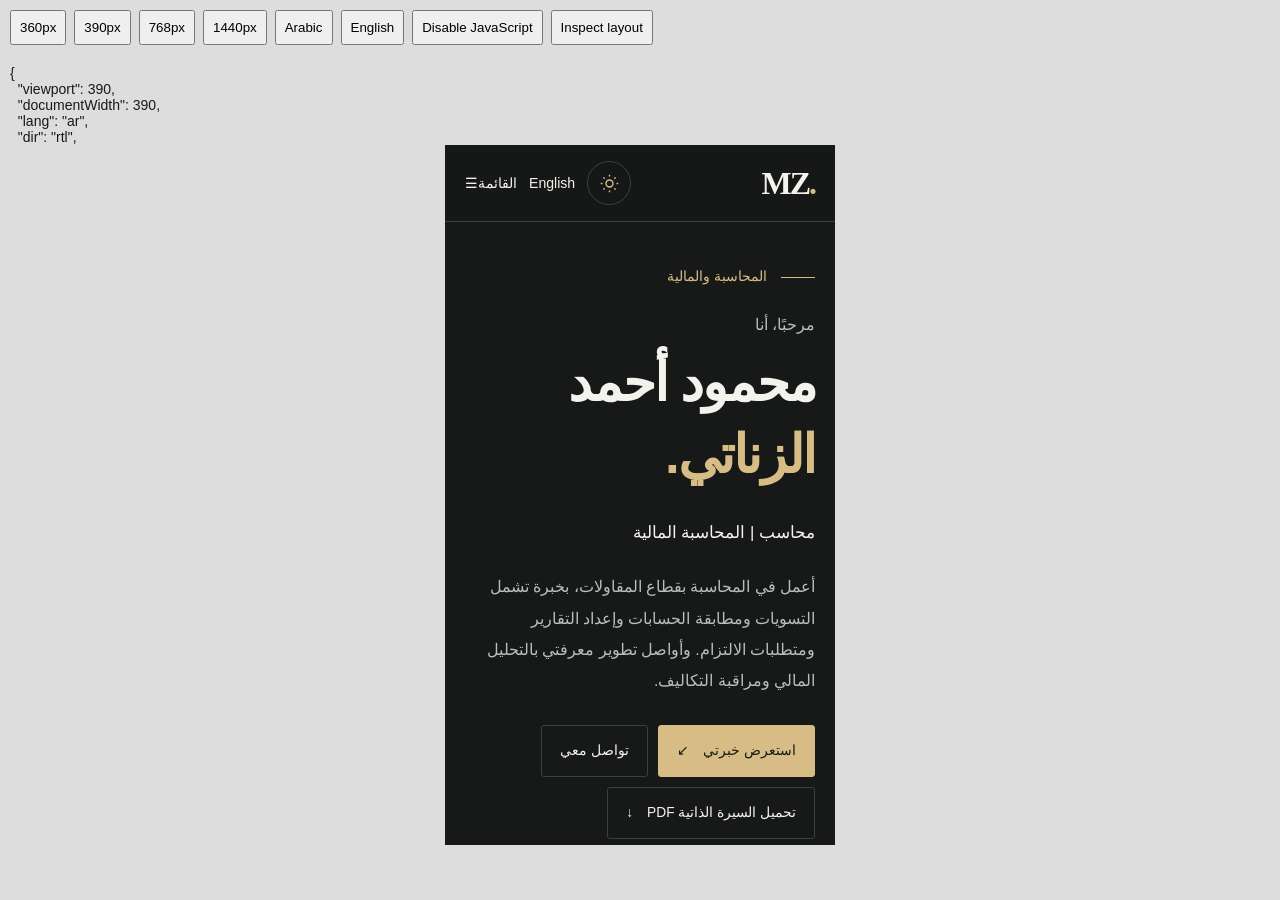
<file: tools/preview.html>
<!doctype html><html lang="en"><head><meta charset="utf-8"><meta name="viewport" content="width=device-width,initial-scale=1"><meta name="robots" content="noindex,nofollow"><title>Portfolio responsive QA</title><style>body{margin:0;background:#ddd;color:#171a17;font:14px Arial}header{padding:10px;display:flex;gap:8px;flex-wrap:wrap;background:#ddd;z-index:2}button{padding:8px;cursor:pointer}iframe{display:block;border:0;height:700px;background:white;margin:0 auto;transform-origin:top center}#readout{white-space:pre-wrap;padding:10px;margin:0;max-height:70px;overflow:auto}#frame-wrap{overflow:auto}button:focus-visible{outline:3px solid #333}</style></head><body><header><button data-width="360">360px</button><button data-width="390">390px</button><button data-width="768">768px</button><button data-width="1440">1440px</button><button id="ar">Arabic</button><button id="en">English</button><button id="nojs">Disable JavaScript</button><button id="refresh">Inspect layout</button></header><p id="readout" role="status"></p><div id="frame-wrap"><iframe id="site" title="Portfolio preview" width="390" src="../index.html"></iframe></div><script>
const frame=document.getElementById('site');const output=document.getElementById('readout');let disabled=false;
function inspect(){try{const d=frame.contentDocument;const w=frame.contentWindow;const overflow=[...d.querySelectorAll('body *')].filter(e=>{const r=e.getBoundingClientRect();return e.checkVisibility()&&r.width>0&&(r.right>w.innerWidth+1||r.left< -1)&&!e.classList.contains('skip')});output.textContent=JSON.stringify({viewport:w.innerWidth,documentWidth:d.documentElement.scrollWidth,lang:d.documentElement.lang,dir:d.documentElement.dir,overflow:overflow.map(e=>e.tagName+'.'+e.className),title:d.title,printButton:!d.querySelector('.print-button').hidden,images:[...d.images].map(i=>({src:i.getAttribute('src'),loaded:i.complete&&i.naturalWidth>0}))},null,2)}catch(e){output.textContent='Cross-origin sandbox prevents document inspection; inspect the rendered page.'}}
document.querySelectorAll('[data-width]').forEach(b=>b.onclick=()=>{frame.width=b.dataset.width;frame.style.transform=Number(b.dataset.width)>1200?'scale(.85)':'none';requestAnimationFrame(inspect)});
document.getElementById('ar').onclick=()=>frame.src='../index.html';document.getElementById('en').onclick=()=>frame.src='../en.html';document.getElementById('refresh').onclick=inspect;
document.getElementById('nojs').onclick=()=>{disabled=!disabled;if(disabled)frame.setAttribute('sandbox','allow-same-origin');else frame.removeAttribute('sandbox');frame.src=frame.src;document.getElementById('nojs').textContent=disabled?'Enable JavaScript':'Disable JavaScript'};frame.onload=inspect;
</script></body></html>
</file>
<file: assets/style.css>
:root{--bg:#161918;--surface:#1d211f;--text:#f4f2ec;--muted:#b8beb8;--accent:#d7bd85;--border:#3b413b;--max:1180px;--header:88px;color-scheme:dark;font-family:Tahoma,Arial,sans-serif;font-size:16px}
*{box-sizing:border-box}html{scroll-behavior:smooth;scroll-padding-top:112px}body{margin:0;background:var(--bg);color:var(--text);line-height:1.9}a{color:inherit;text-decoration:none}button,summary{font:inherit}a,button,summary{-webkit-tap-highlight-color:transparent}button{cursor:pointer}button[hidden]{display:none}::selection{background:var(--accent);color:var(--bg)}:focus-visible{outline:3px solid var(--accent);outline-offset:6px}main:focus{outline:none}.container{width:min(calc(100% - 96px),var(--max));margin-inline:auto}p{margin:0 0 1rem;color:var(--muted)}h1,h2,h3,h4{margin:0;font-weight:700;line-height:1.5}h2{font-size:clamp(1.9rem,3.1vw,2.8rem);letter-spacing:-.025em}h3{font-size:1.35rem}h4{font-size:1.08rem}ul{padding-inline-start:1.2rem}li::marker{color:var(--accent)}.skip{position:fixed;top:-100px;inset-inline-start:20px;padding:10px 20px;background:var(--accent);color:var(--bg);z-index:10}.skip:focus{top:10px}.header{position:sticky;top:0;z-index:5;border-bottom:1px solid var(--border);background:rgba(22,25,24,.97)}.header-inner{width:min(calc(100% - 72px),1280px);margin:auto;height:var(--header);display:flex;align-items:center;justify-content:space-between;gap:24px}.brand-mark{direction:ltr;display:block;font:700 32px Georgia,serif;letter-spacing:-2px}.brand-mark span{color:var(--accent)}.desktop-nav{display:flex;gap:26px;align-items:center}.desktop-nav a{font-size:.88rem;color:var(--muted);transition:color .2s}.desktop-nav a:hover,.desktop-nav a[aria-current]{color:var(--accent)}.header-actions{display:flex;gap:24px;align-items:center}.language{font-size:.88rem;border-inline-start:1px solid var(--border);padding-inline-start:24px}.mobile-menu{display:none}.hero{min-height:750px;display:grid;grid-template-columns:1.25fr 1fr;align-items:center;gap:70px;padding-block:78px 88px}.eyebrow{font-size:.86rem;color:var(--accent);display:flex;align-items:center;gap:14px;margin-bottom:24px}.eyebrow>span:not(.short-rule){font-family:Arial,sans-serif;color:var(--muted);font-size:.8rem}.short-rule{display:inline-block;width:34px;height:1px;background:var(--accent)}.hello{font-size:1rem;margin-bottom:6px}.hero h1{font-size:clamp(2.8rem,5.2vw,4.6rem);letter-spacing:-.035em;line-height:1.38;margin-bottom:25px}.hero h1 span{color:var(--accent)}.role{font-size:1.15rem;color:var(--text);margin-bottom:4px}.direction{font-size:.95rem;margin-bottom:22px}.hero-summary{max-width:590px;font-size:1rem;line-height:2}.actions{display:flex;flex-wrap:wrap;gap:14px;margin-top:28px}.button{display:inline-flex;justify-content:center;align-items:center;gap:24px;min-height:52px;padding:11px 24px;border:1px solid var(--border);font-size:.9rem;background:none;color:var(--text);border-radius:3px;transition:background .2s,border-color .2s}.button:hover{border-color:var(--accent);background:#252a25}.primary{background:var(--accent);color:#171a17;border-color:var(--accent)}.primary:hover{background:#e5cfa1;color:#171a17}.location{margin-top:28px;margin-bottom:0;font-size:.88rem}.location span{color:var(--accent);font-size:1.4rem;margin-inline-end:7px}.identity-panel{align-self:center;min-height:480px;position:relative;display:flex;flex-direction:column;justify-content:space-between;padding:26px 30px;border:1px solid #4a4d40;background:linear-gradient(145deg,#2a3028,var(--surface) 65%);border-radius:2px}.panel-top{display:flex;align-items:center;justify-content:space-between;font-size:.78rem;color:var(--muted);gap:10px}.panel-top>span:first-child{color:var(--accent);letter-spacing:.2em}.monogram{direction:ltr;align-self:center;white-space:nowrap;font:normal clamp(120px,13vw,186px)/1.15 Georgia,serif;letter-spacing:-.12em;color:var(--accent);padding-inline-end:.1em}.monogram span{font-style:italic;color:#eee5d1}.monogram i{font-style:normal;font-size:.5em}.panel-bottom{border-top:1px solid #4a4d40;padding-top:20px}.panel-bottom p{font-size:1rem;color:var(--text);margin-bottom:4px}.panel-bottom>span{color:var(--muted);font-size:.8rem}.section{padding-block:90px;border-top:1px solid var(--border);scroll-margin-top:0}.section-tinted{background:var(--surface)}.section-heading{margin-bottom:42px}.section-heading .eyebrow{margin-bottom:18px}.about-grid{display:grid;grid-template-columns:1.5fr 1fr;gap:84px;align-items:start}.lead{font-size:1.08rem;line-height:2.1;color:#d2d6cf;margin:0}.focus-panel{border-inline-start:2px solid var(--accent);padding-inline-start:28px}.focus-panel .eyebrow{margin-bottom:12px}.focus-panel h3{margin-bottom:16px}.focus-panel p:last-child{margin-bottom:0}.timeline{margin-bottom:65px}.timeline-item{display:grid;grid-template-columns:1fr 2fr;gap:40px;padding:30px 0;border-bottom:1px solid var(--border)}.period{font-size:.92rem;color:var(--accent)}.timeline-item h3{font-size:1.6rem}.company{color:var(--text);margin-block:6px 12px}.timeline-item p:last-child{margin-bottom:0}.duties-intro{max-width:720px;margin-bottom:30px}.duties-intro h3{font-size:1.6rem;margin-bottom:14px}.duties-intro p{font-size:.95rem}.duties-grid{display:grid;grid-template-columns:repeat(3,1fr);gap:32px}.duty{border-top:1px solid var(--border);padding-top:24px}.item-number{color:var(--accent);font:14px Arial,sans-serif}.duty h4{margin-top:16px}.duty ul{margin-bottom:0}.duty li{font-size:.94rem;color:var(--muted);margin-bottom:12px;padding-inline-start:4px;line-height:1.9}.skills-grid{display:grid;grid-template-columns:repeat(3,1fr);gap:34px}.skill{border-inline-start:1px solid var(--border);padding-inline-start:25px}.skill h3{margin-bottom:22px}.skill ul{list-style:none;padding:0;margin:0}.skill li{color:var(--muted);padding-block:9px;border-bottom:1px solid var(--border);font-size:.96rem}.project-card{background:#222820;border:1px solid #495140;display:grid;grid-template-columns:.6fr 2fr;gap:65px;padding:50px}.project-index{direction:ltr;font:normal 100px/1 Georgia,serif;color:var(--accent);border-inline-end:1px solid #495140;padding-inline-end:45px;display:flex;flex-direction:column;justify-content:space-between}.project-index span{font:14px Arial,sans-serif;margin-top:50px;letter-spacing:.15em}.project-copy h3{font-size:clamp(1.7rem,2.8vw,2.5rem);margin-bottom:22px}.project-copy .eyebrow{margin-bottom:18px}.project-details{border-top:1px solid #495140;margin-top:28px;padding-top:18px}.project-details summary{cursor:pointer;color:var(--accent);font-size:.96rem;width:fit-content}.project-details p{margin-top:18px;margin-bottom:0}.education-grid{display:grid;grid-template-columns:1fr 1.1fr;gap:100px}.degree h3{font-size:1.6rem;margin-bottom:18px}.degree .eyebrow{margin-bottom:20px}.grade{color:var(--accent);margin-top:25px}.languages{margin-top:40px;padding-top:26px;border-top:1px solid var(--border)}.languages ul{list-style:none;padding:0;color:var(--muted);margin-bottom:0}.courses>h3{margin-bottom:18px}.courses>ul{list-style:none;margin:0;padding:0}.courses li{display:flex;align-items:start;justify-content:space-between;gap:24px;border-bottom:1px solid var(--border);padding-block:20px}.courses li:first-child{padding-top:0}.courses h4{font-weight:400}.courses p{font-size:.87rem;margin:5px 0 0}.courses time{font:14px/2 Arial,sans-serif;color:var(--accent)}.contact .section-heading{margin-bottom:24px}.contact h2{max-width:840px;font-size:clamp(2.2rem,4.5vw,4rem)}.contact>p{max-width:650px}.email-link{display:flex;align-items:center;gap:24px;width:fit-content;margin-top:36px;color:var(--accent);font:clamp(1rem,3vw,2.25rem)/1.5 Arial,sans-serif;border-bottom:1px solid #786e56;padding-bottom:10px}.email-link:hover{color:var(--text)}.email-link bdi{overflow-wrap:anywhere}.contact-bottom{display:flex;justify-content:space-between;align-items:center;gap:24px;margin-top:38px}.contact-bottom p{margin:0}.footer{display:flex;justify-content:space-between;align-items:center;gap:24px;padding-block:26px;border-top:1px solid var(--border);font-size:.82rem}.footer p{margin:0}.footer a{color:var(--muted)}html[lang=en]{font-family:Arial,Helvetica,sans-serif}html[lang=en] h1{font-size:clamp(2.8rem,4.5vw,4rem);line-height:1.18}html[lang=en] .hero-summary{line-height:1.8}html[lang=en] .lead{line-height:1.9}html[lang=en] .primary span{transform:scaleX(-1)}
@media(min-width:1600px){.hero{min-height:800px}}
@media(max-width:1100px){.desktop-nav{gap:16px}.hero{gap:38px}.identity-panel{padding:22px;min-height:440px}.about-grid{gap:45px}.education-grid{gap:55px}.project-card{gap:40px}}
@media(max-width:900px){:root{--header:76px}.container{width:calc(100% - 48px)}.header-inner{width:calc(100% - 48px)}.desktop-nav{display:none}.mobile-menu{display:block}.mobile-menu summary{list-style:none;cursor:pointer;font-size:.88rem;min-height:44px;display:flex;align-items:center}.mobile-menu summary::-webkit-details-marker{display:none}.mobile-menu nav{position:absolute;inset-inline:0;top:var(--header);background:#1d211f;border-bottom:1px solid var(--border);padding:18px 24px;box-shadow:0 15px 30px #0003;display:grid;grid-template-columns:repeat(2,1fr);gap:4px 16px}.mobile-menu nav a{padding:9px;font-size:1rem}.hero{min-height:auto;padding-block:56px 65px;grid-template-columns:1.2fr 1fr;gap:28px}.hero h1{font-size:2.9rem}.identity-panel{min-height:370px}.monogram{font-size:115px}.panel-top{font-size:.7rem}.duties-grid{gap:20px}.about-grid,.education-grid{gap:35px}.project-card{padding:30px;gap:30px}.project-index{font-size:76px;padding-inline-end:20px}.section{padding-block:65px}.section-heading{margin-bottom:32px}.skills-grid{gap:20px}.skill{padding-inline-start:18px}}
@media(max-width:650px){.container,.header-inner{width:calc(100% - 40px)}.header-actions{gap:18px}.language{padding-inline-start:0;border:0}.hero{grid-template-columns:1fr;gap:38px;padding-block:42px 50px}.hero h1{font-size:3.3rem}.hero-summary{font-size:.98rem}.hero .eyebrow{margin-bottom:20px}.role{font-size:1.05rem}.direction{font-size:.88rem}.identity-panel{min-height:280px;padding:22px}.monogram{font-size:120px;margin-block:20px}.panel-top{font-size:.75rem}.panel-bottom{padding-top:16px}.panel-bottom>span{font-size:.78rem}.actions{gap:10px}.button{padding:10px 18px;gap:14px;font-size:.86rem}.about-grid,.duties-grid,.skills-grid,.education-grid{grid-template-columns:1fr;gap:32px}.focus-panel{padding-inline-start:22px}.timeline-item{grid-template-columns:1fr;gap:6px;padding-block:25px}.timeline-item h3{font-size:1.4rem}.period{margin-bottom:6px}.timeline{margin-bottom:45px}.duty li{font-size:.96rem}.duty ul{margin-top:14px}.skill{padding-inline-start:20px}.project-card{grid-template-columns:1fr;gap:24px;padding:25px}.project-index{font-size:50px;flex-direction:row;align-items:center;border-inline-end:0;border-bottom:1px solid #495140;padding:0 0 18px}.project-index span{margin:0}.project-copy .eyebrow{font-size:.78rem}.project-copy h3{font-size:1.65rem}.project-copy p{font-size:.96rem}.education-grid{gap:45px}.contact-bottom{align-items:start;flex-direction:column;gap:24px}.footer{align-items:start;gap:18px;flex-direction:column}.contact h2{font-size:2.25rem}.email-link{font-size:1.15rem;gap:15px}.section{padding-block:52px}.lead{font-size:1rem}html[lang=en] h1{font-size:2.8rem}html[lang=en] h2{font-size:2rem}}
@media(prefers-reduced-motion:reduce){html{scroll-behavior:auto}*,*::before,*::after{animation:none!important;transition:none!important}}
@media print{@page{size:A4;margin:15mm}html{color-scheme:light;scroll-behavior:auto;font-size:10pt}body{background:#fff;color:#111;line-height:1.55}.header,.skip,.identity-panel,.actions,.print-button,.footer a,noscript{display:none!important}.container,.header-inner{width:100%;max-width:none}.hero{display:block;padding:0 0 16px;min-height:0}.hero h1,html[lang=en] h1{font-size:27pt;line-height:1.3;margin-bottom:8px}.hero h1 br{display:none}.hero h1 span::before{content:' '}.hero h1 span{color:#111}.hero .eyebrow,.hello{display:none}.hero-summary{max-width:none}.hero p{margin-bottom:6px}.hero .location{margin-top:8px}.section{padding-block:18px;border-color:#bbb}.section-tinted,.project-card{background:#fff}.section-heading{margin-bottom:12px}h2,.contact h2,html[lang=en] h2{font-size:18pt}h3,.duties-intro h3,.timeline-item h3,.degree h3{font-size:13pt}.section-heading .eyebrow{margin-bottom:5px}.eyebrow,.period,.grade,.courses time,.item-number,.email-link{color:#55431e}.eyebrow>span:not(.short-rule),p,.lead,.duty li,.skill li,.company,.languages ul,.footer a{color:#222}.about-grid,.education-grid{display:block}.focus-panel{margin-top:15px;padding-inline-start:15px;border-color:#777}.focus-panel h3{margin-bottom:5px}.timeline{margin-bottom:20px}.timeline-item{padding-block:12px;grid-template-columns:1fr 2fr;gap:20px;border-color:#ccc}.duties-intro{margin-bottom:15px}.duties-grid{display:block}.duty{padding-top:12px;margin-bottom:12px;border-color:#ccc}.duty h4{margin-top:5px}.duty ul{margin-top:5px}.duty li{margin-bottom:4px}.skills-grid{gap:18px;grid-template-columns:repeat(3,1fr)}.skill h3{margin-bottom:6px}.skill li{padding-block:4px;border-color:#ccc}.project-card{padding:18px;grid-template-columns:1fr;border-color:#aaa;gap:10px}.project-index{display:none}.project-copy h3{font-size:17pt;margin-bottom:10px}.project-details{padding-top:8px;margin-top:10px}.project-details>summary{display:none}.project-details>p{display:block!important;margin-top:8px}.project-details::details-content{content-visibility:visible;height:auto}.courses{margin-top:20px}.courses li{padding-block:8px;border-color:#ccc}.languages{margin-top:18px;padding-top:12px}.degree .eyebrow{margin-bottom:8px}.grade{margin-top:10px}.contact .section-heading{margin-bottom:12px}.email-link{margin-top:12px;font-size:14pt;border:0}.contact-bottom{margin-top:12px}.footer{padding-block:12px}.timeline-item,.skill,.degree,.courses li,.project-card,.focus-panel{break-inside:avoid}h2,h3,h4{break-after:avoid}p,li{orphans:3;widows:3}}

/* Theme control: dark remains the default. */
.theme-toggle{width:44px;height:44px;flex-shrink:0;display:inline-flex;align-items:center;justify-content:center;border:1px solid var(--border);border-radius:50%;background:transparent;color:var(--accent)}
.theme-toggle:hover{border-color:var(--accent)}
.theme-toggle svg{width:21px;height:21px}
.theme-toggle .moon{display:none}
html[data-theme=light] .theme-toggle .sun{display:none}
html[data-theme=light] .theme-toggle .moon{display:block}
@media(max-width:650px){.header-actions{gap:12px}.header-inner{gap:12px}}
@media screen{
html[data-theme=light]{--bg:#e3e6e1;--surface:#edf0e9;--text:#252c27;--muted:#505c52;--accent:#75602f;--border:#b5beb2;color-scheme:light}
html[data-theme=light] body{background-image:radial-gradient(#b6ad974d .65px,transparent .8px);background-size:12px 12px}
html[data-theme=light] .header{background:rgba(227,230,225,.98)}
html[data-theme=light] .mobile-menu nav{background:var(--surface)}
html[data-theme=light] .lead{color:var(--text)}
html[data-theme=light] .identity-panel{background:linear-gradient(145deg,#d9dfd3,var(--surface) 70%);border-color:var(--border)}
html[data-theme=light] .monogram span{color:#425044}
html[data-theme=light] .panel-bottom,html[data-theme=light] .project-index,html[data-theme=light] .project-details{border-color:var(--border)}
html[data-theme=light] .project-card{background:#dce2d7;border-color:var(--border)}
html[data-theme=light] .button:hover{background:#d3dbce}
html[data-theme=light] .primary{background:var(--accent);color:#fff}
html[data-theme=light] .primary:hover{background:#625027;color:#fff}
html[data-theme=light] .skip{color:#fff}
html[data-theme=light] ::selection{background:#75602f;color:#fff}
}

/* Original supplied portrait; favicon remains MZ. */
.portrait-panel{min-height:0;gap:22px;padding:24px}
.portrait{display:block;width:100%;height:auto;aspect-ratio:2032/2047;object-fit:contain;border-radius:2px;background:#fff}
@media(max-width:650px){.portrait-panel{max-width:380px;width:100%;margin-inline:auto;padding:18px;gap:16px}}


/* Native disclosure controls: keyboard accessible and usable without JavaScript. */
.project-topics{margin-top:28px;border-top:1px solid var(--border)}
.project-topic{border-bottom:1px solid var(--border)}
.project-topic summary{display:flex;align-items:center;gap:12px;list-style:none;cursor:pointer;padding:18px 4px;color:var(--text);font-weight:700;font-size:1rem;min-height:52px}
.project-topic summary::-webkit-details-marker{display:none}
.project-topic summary::before{content:"";width:6px;height:6px;border-radius:50%;background:var(--accent);flex-shrink:0}
.project-topic summary::after{content:"+";font:24px/1 Arial,sans-serif;color:var(--accent);margin-inline-start:auto;flex-shrink:0}
.project-topic[open] summary::after{content:"−"}
.project-topic summary:hover{color:var(--accent)}
.project-topic p{margin:0;padding:0 22px 20px;font-size:.95rem;line-height:1.95}
@media(max-width:650px){.project-topic summary{font-size:.94rem}.project-topic p{padding-inline:4px}}
@media print{.project-topic{break-inside:avoid}.project-topic::details-content{content-visibility:visible;height:auto}.project-topic>p{display:block!important}.project-topic summary::after{display:none}}

.interests-content{max-width:900px}.interests-content .section-heading{margin-bottom:24px}
</file>
